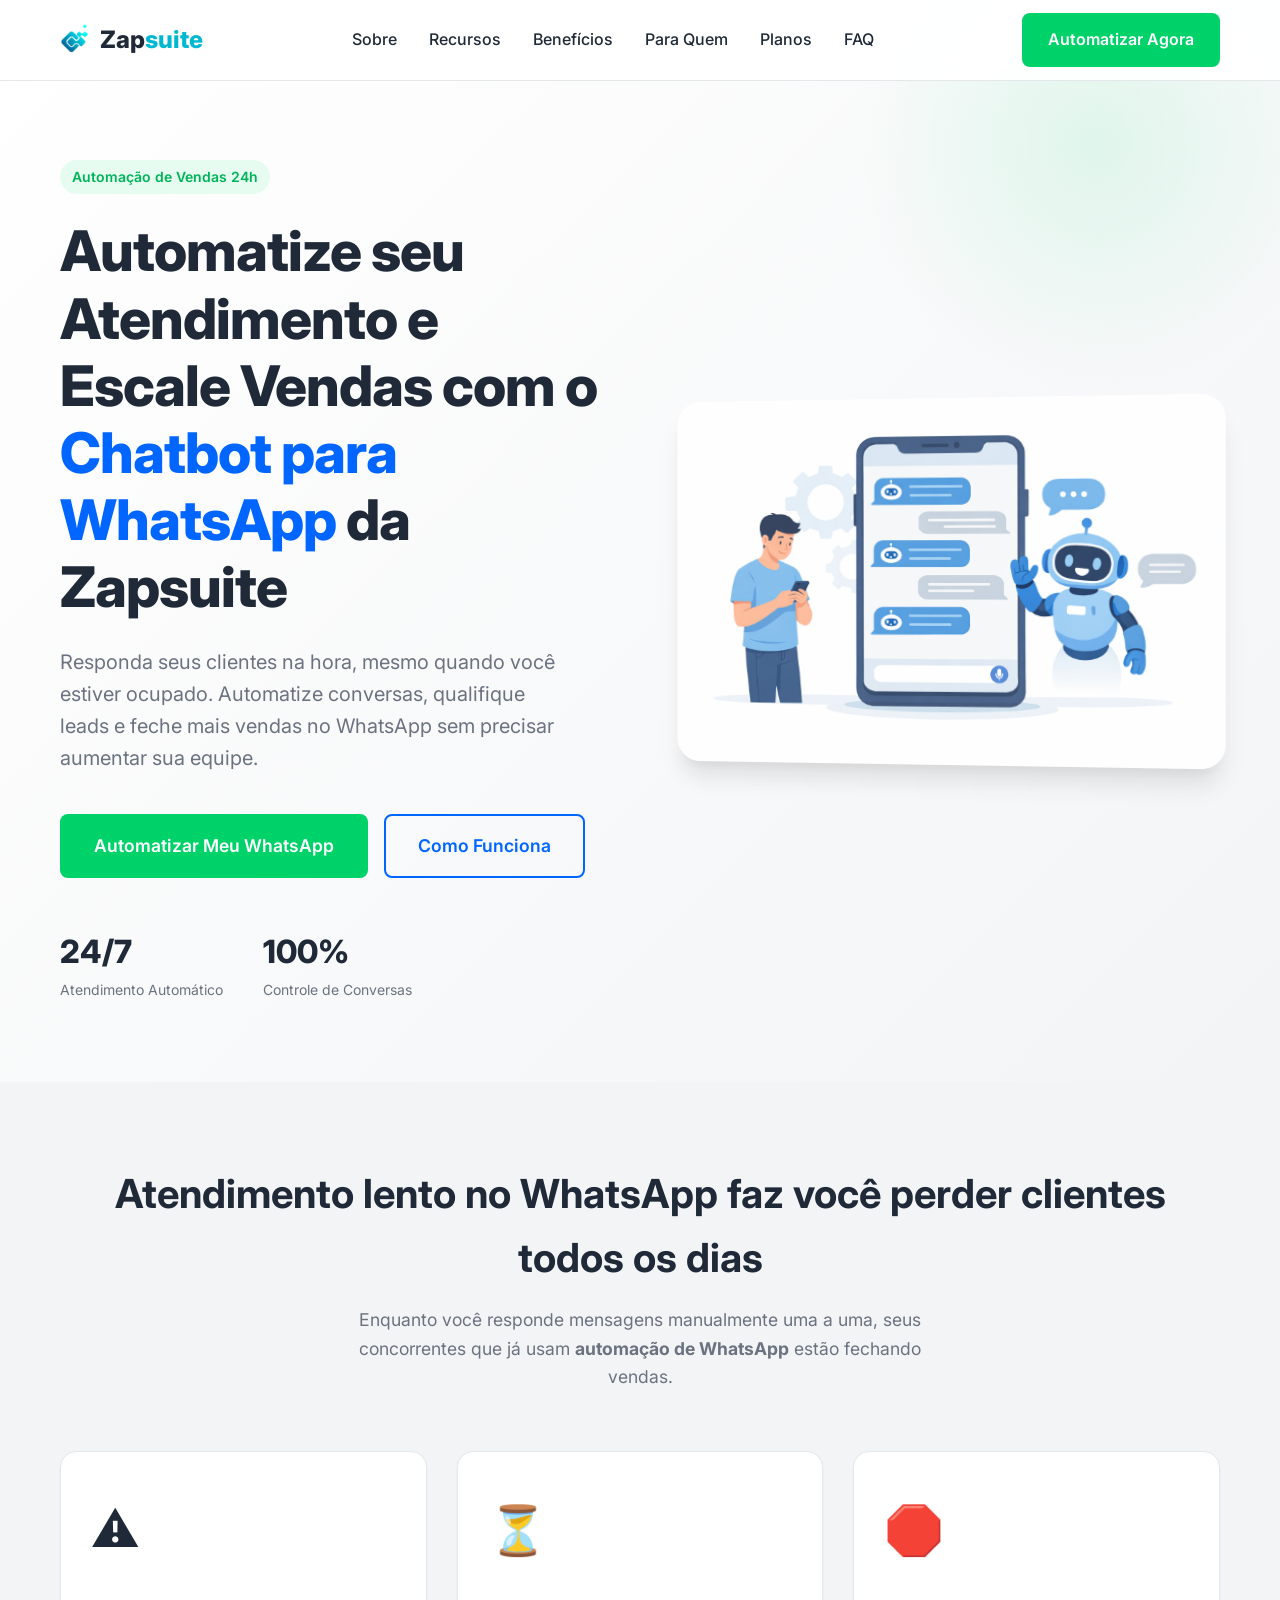
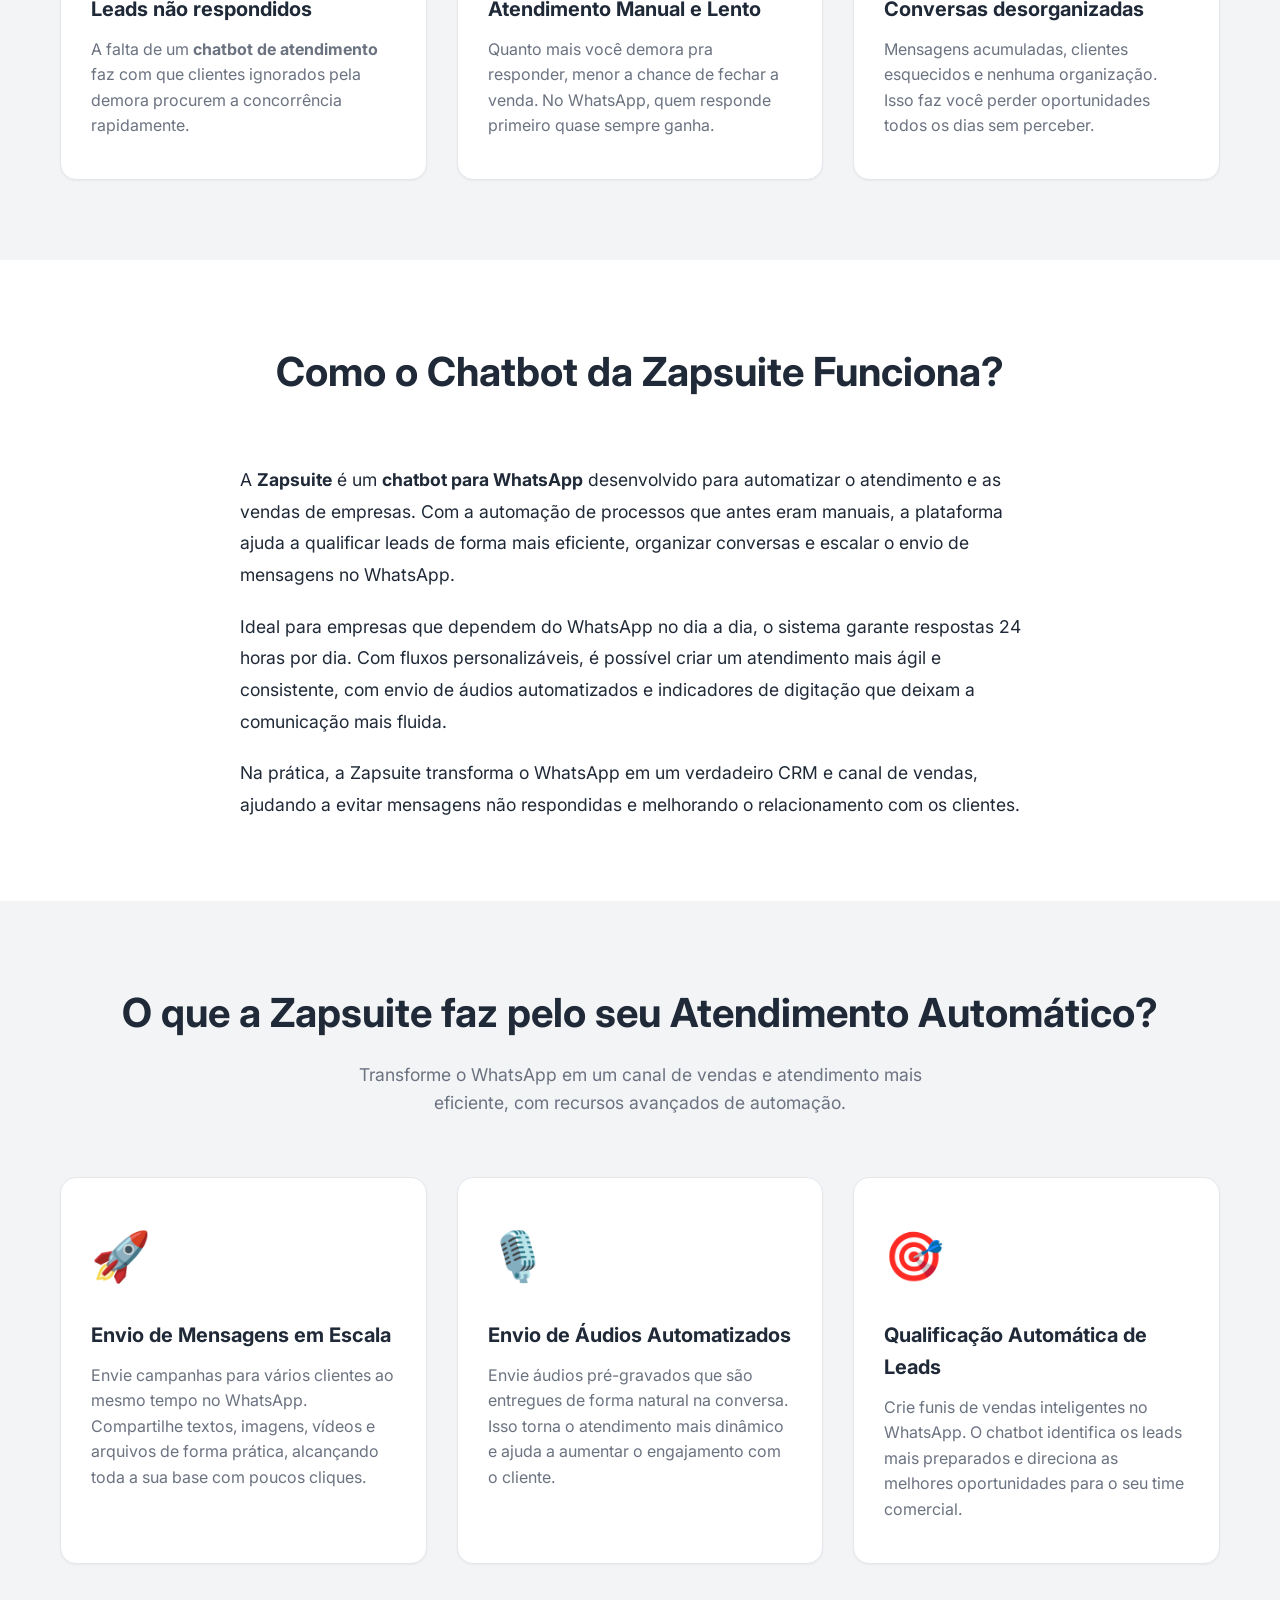
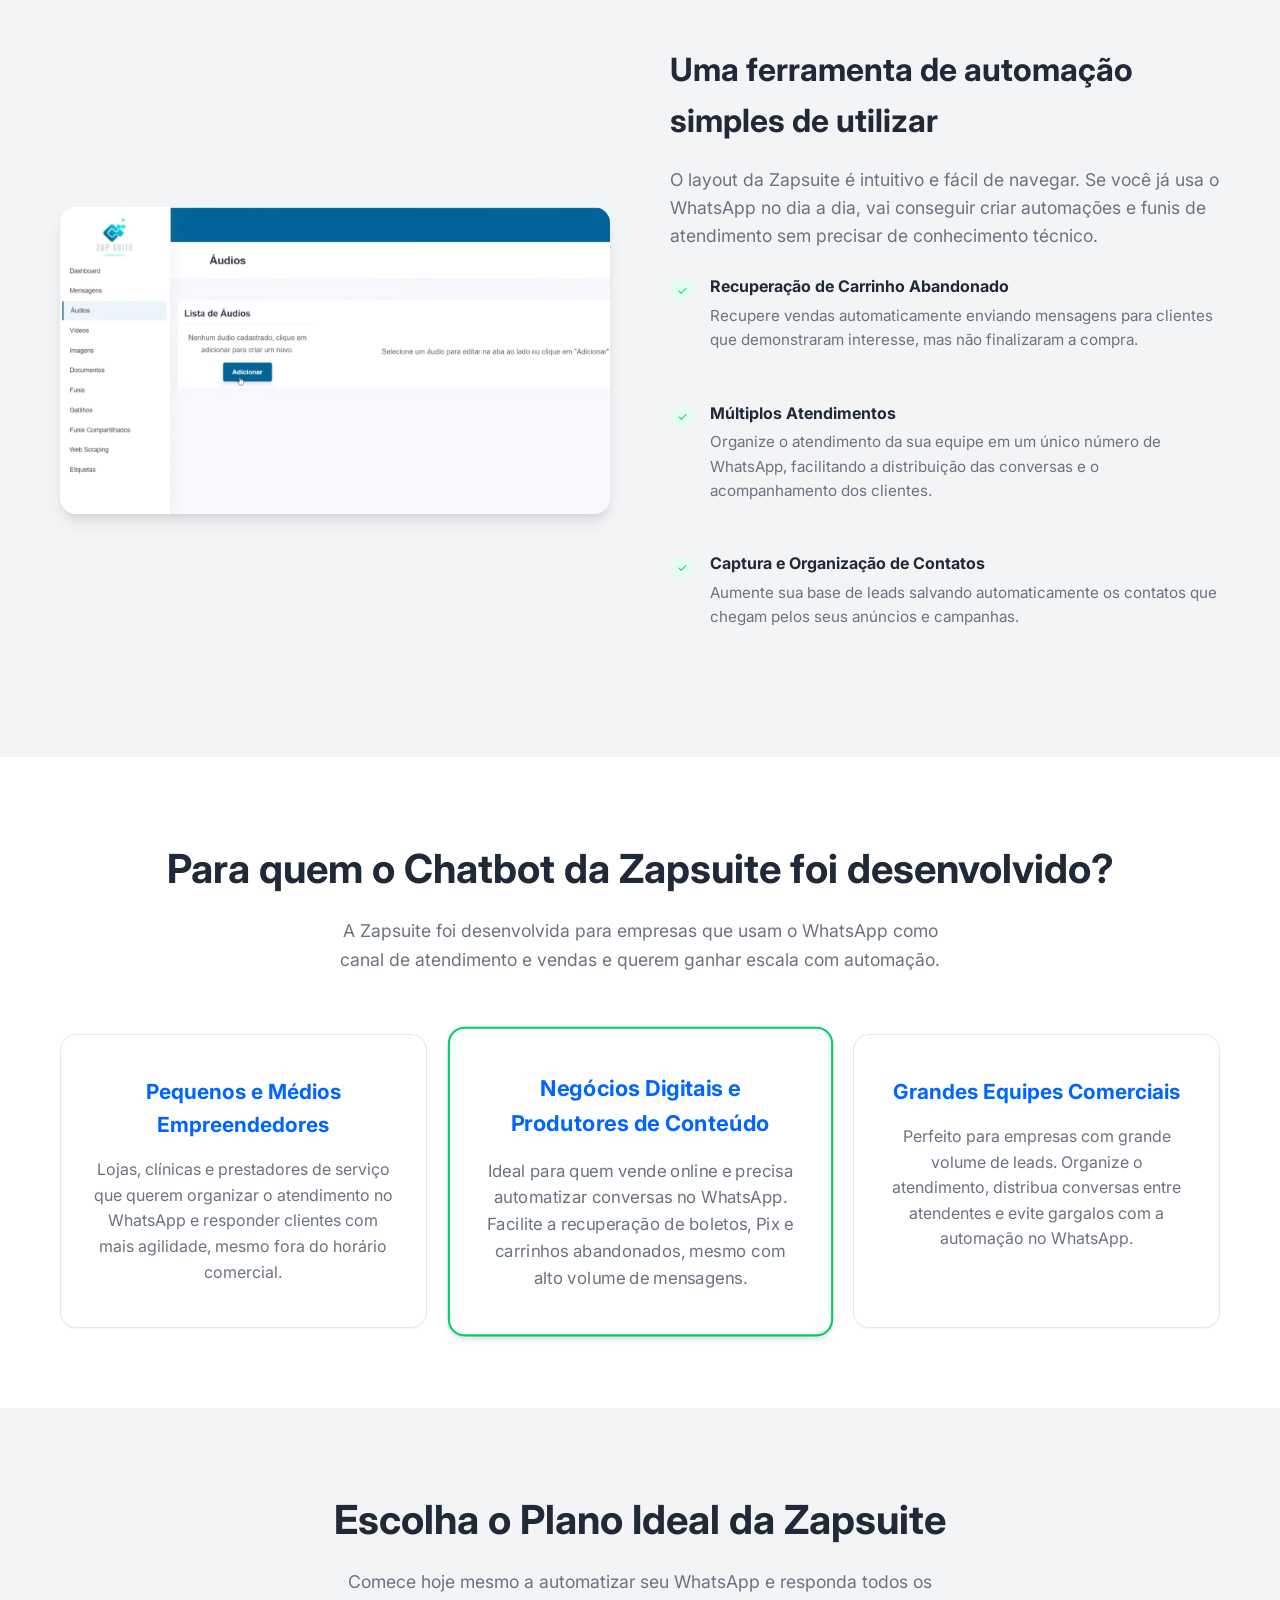
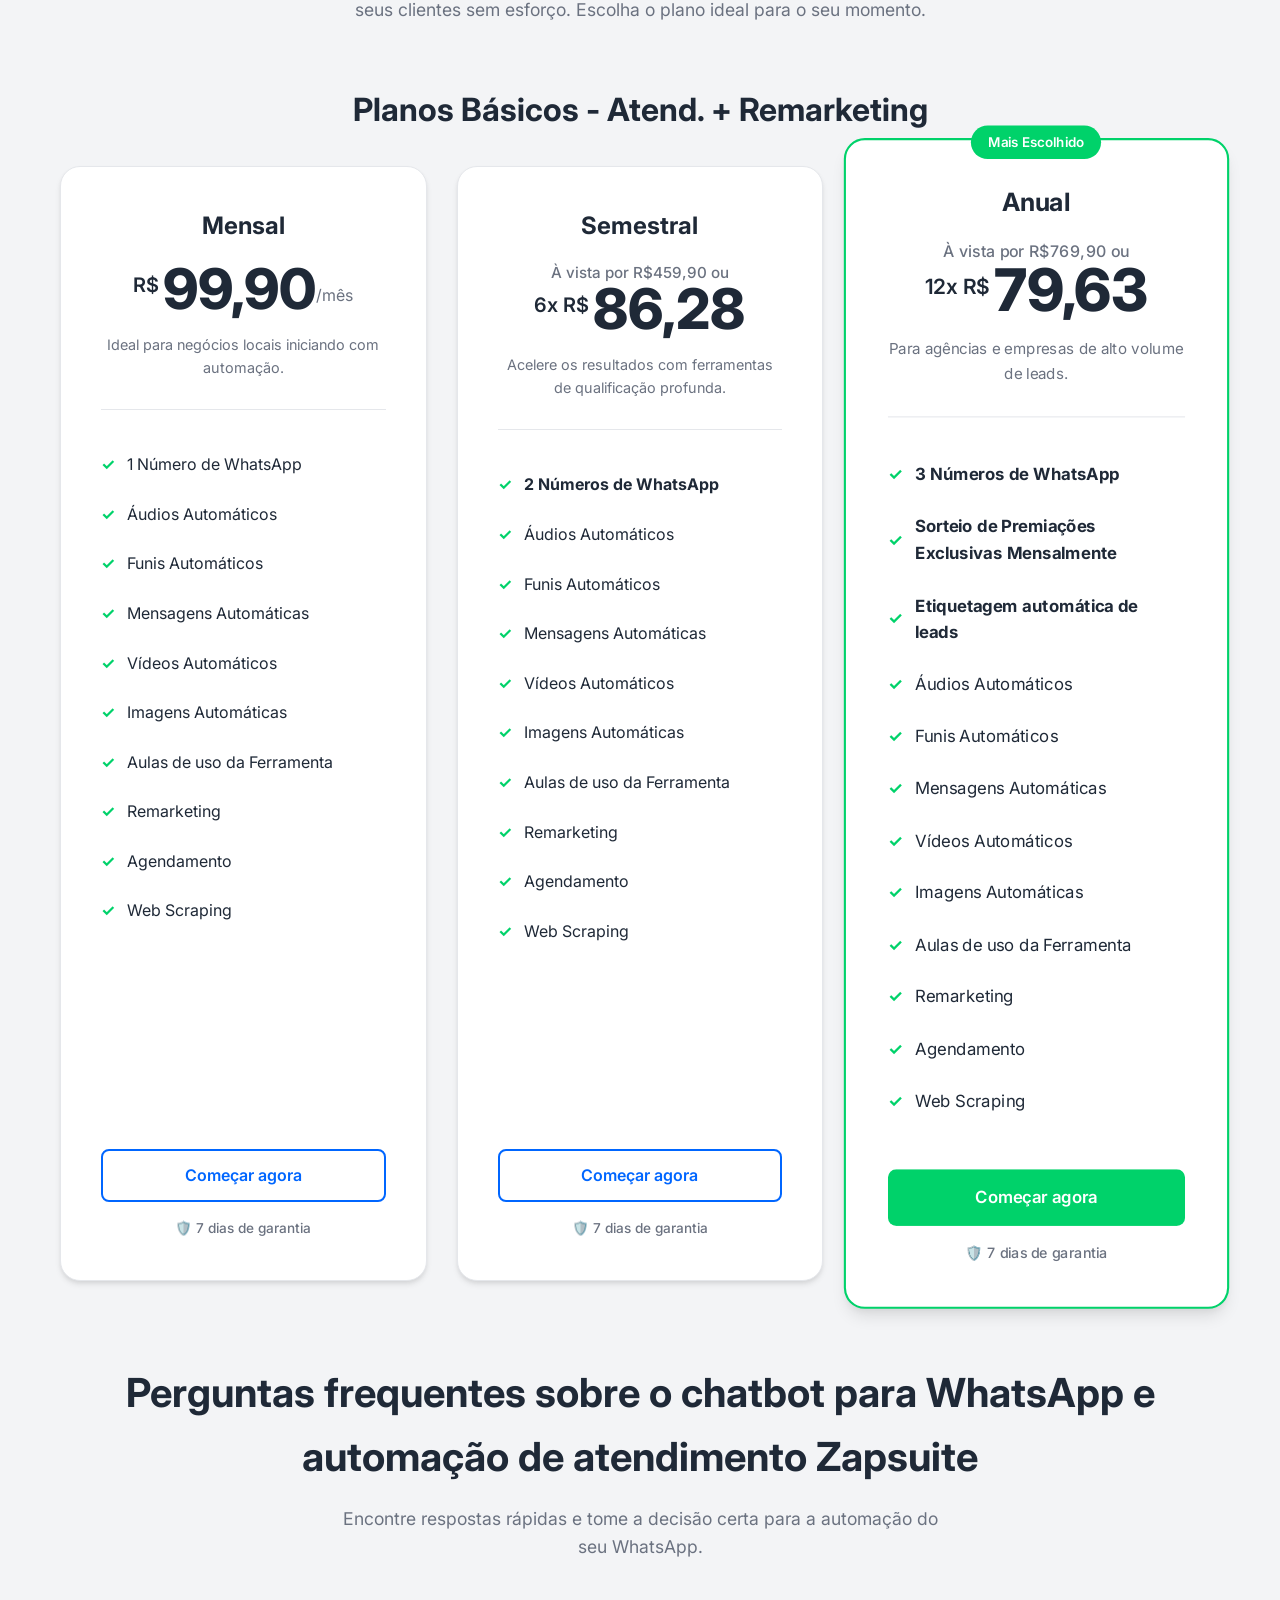
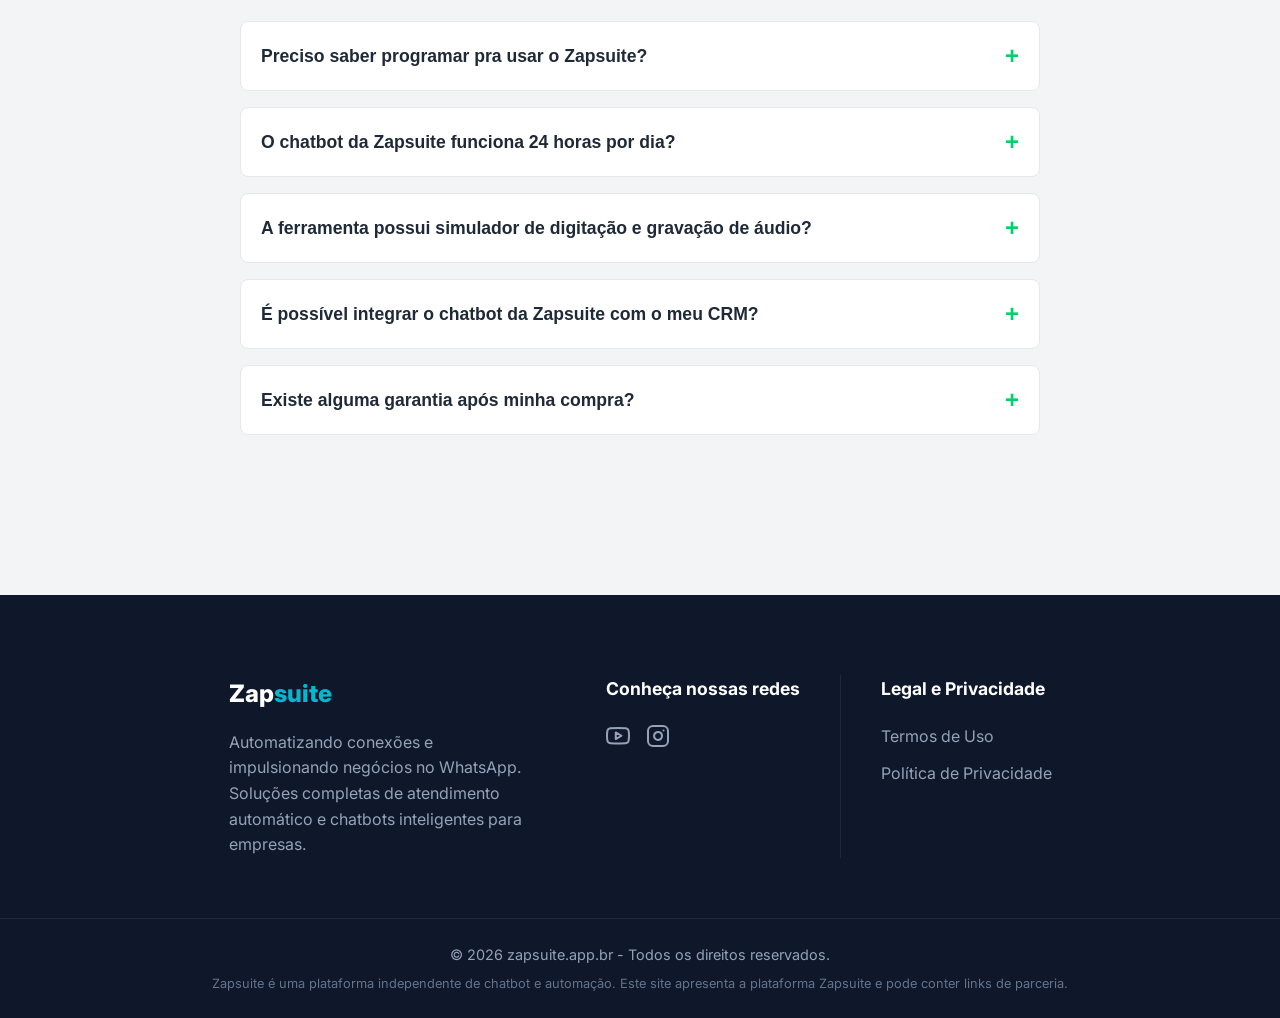
<file: index.html>
<!DOCTYPE html>
<html lang="pt-BR">

<head>
    <meta charset="UTF-8">
    <meta name="viewport" content="width=device-width, initial-scale=1.0">
    <title>Zapsuite | Chatbot 24h para WhatsApp e Automação de Vendas</title>

    <meta name="description"
        content="A Zapsuite é um chatbot para WhatsApp focado em automação de vendas e atendimento. Qualifique leads 24 horas por dia e escale seus resultados no WhatsApp.">
    <meta name="keywords"
        content="chatbot para whatsapp, automação de whatsapp, atendimento automático, chatbot de vendas, ferramentas de whatsapp, qualificação de leads whatsapp, disparos em massa, bot para whatsapp">
    <meta name="author" content="Zapsuite">
    <meta name="robots" content="index, follow">
    <link rel="canonical" href="https://zapsuite.app.br/">

    <meta property="og:type" content="website">
    <meta property="og:url" content="https://zapsuite.app.br/">
    <meta property="og:title" content="Zapsuite | Chatbot 24h para WhatsApp e Automação de Vendas">
    <meta property="og:description"
        content="Automatize seu atendimento e vendas no WhatsApp. Responda clientes 24h, qualifique leads e escale seu negócio no automático com a Zapsuite.">
    <meta property="og:image" content="https://zapsuite.app.br/images/hero.png">
    <meta property="og:site_name" content="Zapsuite">
    <meta property="og:locale" content="pt_BR">

    <meta name="twitter:card" content="summary_large_image">
    <meta name="twitter:url" content="https://zapsuite.app.br/">
    <meta name="twitter:title" content="Zapsuite - Chatbot Inteligente para WhatsApp">
    <meta name="twitter:description"
        content="Automatize seu atendimento e vendas no WhatsApp. Responda clientes 24h, qualifique leads e escale seu negócio.">
    <meta name="twitter:image" content="https://zapsuite.app.br/images/hero.png">

    <link rel="icon" href="/favicon.ico" sizes="any">
    <link rel="shortcut icon" href="/favicon.ico">
    <link rel="icon" type="image/png" sizes="32x32" href="https://zapsuite.app.br/images/zapsuite-favicon-32x32.png">
    <link rel="icon" type="image/png" sizes="192x192"
        href="https://zapsuite.app.br/images/zapsuite-favicon-192x192.png">
    <link rel="apple-touch-icon" sizes="180x180"
        href="https://zapsuite.app.br/images/zapsuite-apple-touch-icon-180x180.png">
    <meta name="msapplication-TileImage" content="https://zapsuite.app.br/images/zapsuite-mstile-270x270.png">

    <script type="application/ld+json">
{
  "@context": "https://schema.org",
  "@graph": [
    {
      "@type": "SoftwareApplication",
      "name": "Zapsuite",
      "operatingSystem": "Web",
      "applicationCategory": "BusinessApplication",
      "url": "https://zapsuite.app.br",
      "@id": "https://zapsuite.app.br/#automacao",
      "image": "https://zapsuite.app.br/images/hero.png",
      "description": "Chatbot para WhatsApp desenvolvido para automatizar atendimento, vendas, qualificar leads e organizar conversas de forma inteligente.",
      "offers": [
        {
          "@type": "Offer",
          "name": "Plano Mensal",
          "price": 99.90,
          "priceCurrency": "BRL"
        },
        {
          "@type": "Offer",
          "name": "Plano Semestral",
          "price": 459.90,
          "priceCurrency": "BRL"
        },
        {
          "@type": "Offer",
          "name": "Plano Anual",
          "price": 769.90,
          "priceCurrency": "BRL"
        }
      ]
    },
    {
      "@type": "Organization",
      "name": "Zapsuite",
      "url": "https://zapsuite.app.br",
      "@id": "https://zapsuite.app.br/#organization",
      "logo": "https://zapsuite.app.br/images/zapsuite-logo.png",
      "sameAs": [
        "https://www.instagram.com/zapsuite",
        "https://www.youtube.com/@zapsuite"
      ],
      "contactPoint": {
        "@type": "ContactPoint",
        "email": "contato@zapsuite.com.br",
        "contactType": "customer service"
      }
    },
    {
      "@type": "FAQPage",
      "mainEntity": [
        {
          "@type": "Question",
          "name": "Preciso saber programar pra usar o Zapsuite?",
          "acceptedAnswer": {
            "@type": "Answer",
            "text": "Não. A Zapsuite foi criada pensando na facilidade de uso do empreendedor. Se você usa o WhatsApp no dia a dia, será capaz de criar funis complexos com nosso construtor de blocos visuais (drag and drop) sem digitar uma linha de código."
          }
        },
        {
          "@type": "Question",
          "name": "O chatbot da Zapsuite funciona 24 horas por dia?",
          "acceptedAnswer": {
            "@type": "Answer",
            "text": "Sim. O atendimento automático funciona de forma ininterrupta, garantindo que seu cliente receba respostas instantâneas, não importando a hora do dia ou o dia da semana."
          }
        },
        {
          "@type": "Question",
          "name": "A ferramenta possui simulador de digitação e gravação de áudio?",
          "acceptedAnswer": {
            "@type": "Answer",
            "text": "Sim. O sistema exibe status de digitação e gravação de áudio para tornar a conversa mais fluida e natural."
          }
        },
        {
          "@type": "Question",
          "name": "É possível integrar o chatbot da Zapsuite com o meu CRM?",
          "acceptedAnswer": {
            "@type": "Answer",
            "text": "Sim, especialmente no plano Anual, oferecemos conexões via webhook e API para integrar leads do WhatsApp com ferramentas de marketing, CRM ou sistemas de pagamento."
          }
        },
        {
          "@type": "Question",
          "name": "Existe alguma garantia após minha compra?",
          "acceptedAnswer": {
            "@type": "Answer",
            "text": "Sim. Você possui 7 dias para testar a ferramenta e, caso não goste por qualquer motivo, pode solicitar 100% do seu dinheiro de volta."
          }
        }
      ]
    }
  ]
}
</script>

    <link rel="preconnect" href="https://fonts.googleapis.com">
    <link rel="preconnect" href="https://fonts.gstatic.com" crossorigin>
    <link href="https://fonts.googleapis.com/css2?family=Inter:wght@400;500;600;700;800&display=swap" rel="stylesheet">
    <link rel="stylesheet" href="style.css">
</head>

<body>
    <header class="navbar">
        <div class="container nav-container">
            <a href="https://zapsuite.app.br/" class="logo" aria-label="Zapsuite Início">
                <img src="images/zapsuite-logo.png" alt="Zapsuite Logo" loading="lazy" class="logo-img">
                <span class="logo-text">Zap<span class="highlight">suite</span></span>
            </a>
            <nav class="nav-menu" aria-label="Menu Principal">
                <ul>
                    <li><a href="#about" title="Sobre o Chatbot Zapsuite">Sobre</a></li>
                    <li><a href="#features" title="Recursos de Automação">Recursos</a></li>
                    <li><a href="#benefits" title="Benefícios da Automação de WhatsApp">Benefícios</a></li>
                    <li><a href="#audience" title="Para quem é a Zapsuite?">Para Quem</a></li>
                    <li><a href="#pricing" title="Planos da Zapsuite">Planos</a></li>
                    <li><a href="#faq" title="Dúvidas Frequentes sobre a Zapsuite">FAQ</a></li>
                </ul>
            </nav>
            <a href="#pricing" class="btn btn-primary nav-btn" title="Automatize seu WhatsApp Agora">Automatizar
                Agora</a>
            <button class="mobile-toggle" aria-label="Abrir Menu Mobile">
                <span></span>
                <span></span>
                <span></span>
            </button>
        </div>
    </header>

    <main>
        <section class="hero" aria-labelledby="hero-title">
            <div class="container hero-container">
                <div class="hero-content">
                    <div class="badge">Automação de Vendas 24h</div>
                    <h1 id="hero-title" class="hero-title">Automatize seu Atendimento e Escale Vendas com o <span
                            class="highlight-blue">Chatbot para WhatsApp</span> da Zapsuite</h1>
                    <p class="hero-subtitle">Responda seus clientes na hora, mesmo quando você estiver ocupado.
                        Automatize conversas, qualifique leads e feche mais vendas no WhatsApp sem precisar aumentar sua
                        equipe.</p>
                    <div class="hero-actions">
                        <a href="#pricing" class="btn btn-primary btn-lg" title="Ver planos do Chatbot">Automatizar Meu
                            WhatsApp</a>
                        <a href="#benefits" class="btn btn-outline btn-lg" title="Saiba como funciona">Como Funciona</a>
                    </div>
                    <div class="stats">
                        <div class="stat-item">
                            <strong>24/7</strong>
                            <span>Atendimento Automático</span>
                        </div>
                        <div class="stat-item">
                            <strong>100%</strong>
                            <span>Controle de Conversas</span>
                        </div>
                    </div>
                </div>
                <div class="hero-image">
                    <img src="images/hero.png" alt="Chatbot para WhatsApp automatizando atendimento e vendas no celular"
                        loading="eager">
                    <div class="glow"></div>
                </div>
            </div>
        </section>

        <section id="about" class="pain-points section-padding bg-light">
            <div class="container">
                <header class="section-header text-center">
                    <h2>Atendimento lento no WhatsApp faz você perder clientes todos os dias</h2>
                    <p>Enquanto você responde mensagens manualmente uma a uma, seus concorrentes que já usam
                        <strong>automação de WhatsApp</strong> estão fechando vendas.
                    </p>
                </header>
                <div class="pain-grid">
                    <article class="pain-card">
                        <div class="pain-icon" aria-hidden="true">⚠️</div>
                        <h3>Leads não respondidos</h3>
                        <p>A falta de um <strong>chatbot de atendimento</strong> faz com que clientes ignorados pela
                            demora procurem a concorrência rapidamente.</p>
                    </article>
                    <article class="pain-card">
                        <div class="pain-icon" aria-hidden="true">⏳</div>
                        <h3>Atendimento Manual e Lento</h3>
                        <p>Quanto mais você demora pra responder, menor a chance de fechar a venda. No WhatsApp, quem
                            responde primeiro quase sempre ganha.</p>
                    </article>
                    <article class="pain-card">
                        <div class="pain-icon" aria-hidden="true">🛑</div>
                        <h3>Conversas desorganizadas</h3>
                        <p>Mensagens acumuladas, clientes esquecidos e nenhuma organização. Isso faz você perder
                            oportunidades todos os dias sem perceber.</p>
                    </article>
                </div>
            </div>
        </section>

        <section id="benefits" class="section-padding">
            <div class="container">
                <header class="section-header text-center">
                    <h2>Como o Chatbot da Zapsuite Funciona?</h2>
                </header>
                <div class="content-text"
                    style="max-width: 800px; margin: 0 auto; color: var(--text-color); font-size: 1.1rem; line-height: 1.8;">
                    <p style="margin-bottom: 20px;">A <strong>Zapsuite</strong> é um <strong>chatbot para
                            WhatsApp</strong> desenvolvido para automatizar o atendimento e as vendas de empresas. Com a
                        automação de processos que antes eram manuais, a plataforma ajuda a qualificar leads de forma
                        mais eficiente, organizar conversas e escalar o envio de mensagens no WhatsApp.</p>
                    <p style="margin-bottom: 20px;">Ideal para empresas que dependem do WhatsApp no dia a dia, o sistema
                        garante respostas 24 horas por dia. Com fluxos personalizáveis, é possível criar um atendimento
                        mais ágil e consistente, com envio de áudios automatizados e indicadores de digitação que deixam
                        a comunicação mais fluida.</p>
                    <p>Na prática, a Zapsuite transforma o WhatsApp em um verdadeiro CRM e canal de vendas, ajudando a
                        evitar mensagens não respondidas e melhorando o relacionamento com os clientes.</p>
                </div>
            </div>
        </section>

        <section id="features" class="features section-padding bg-light">
            <div class="container">
                <header class="section-header text-center">
                    <h2>O que a Zapsuite faz pelo seu Atendimento Automático?</h2>
                    <p>Transforme o WhatsApp em um canal de vendas e atendimento mais eficiente, com recursos avançados
                        de automação.</p>
                </header>

                <div class="features-grid">
                    <article class="feature-card">
                        <div class="feature-icon" aria-hidden="true">🚀</div>
                        <h3>Envio de Mensagens em Escala</h3>
                        <p>Envie campanhas para vários clientes ao mesmo tempo no WhatsApp. Compartilhe textos, imagens,
                            vídeos e arquivos de forma prática, alcançando toda a sua base com poucos cliques.</p>
                    </article>
                    <article class="feature-card">
                        <div class="feature-icon" aria-hidden="true">🎙️</div>
                        <h3>Envio de Áudios Automatizados</h3>
                        <p>Envie áudios pré-gravados que são entregues de forma natural na conversa. Isso torna o
                            atendimento mais dinâmico e ajuda a aumentar o engajamento com o cliente.</p>
                    </article>
                    <article class="feature-card">
                        <div class="feature-icon" aria-hidden="true">🎯</div>
                        <h3>Qualificação Automática de Leads</h3>
                        <p>Crie funis de vendas inteligentes no WhatsApp. O chatbot identifica os leads mais preparados
                            e direciona as melhores oportunidades para o seu time comercial.</p>
                    </article>
                </div>

                <div class="feature-showcase">
                    <div class="showcase-image">
                        <img src="images/dashboard.png" alt="Dashboard da Zapsuite mostrando dados de vendas"
                            loading="lazy">
                        <div class="glow-blue"></div>
                    </div>
                    <div class="showcase-content">
                        <h2>Uma ferramenta de automação simples de utilizar</h2>
                        <p>O layout da Zapsuite é intuitivo e fácil de navegar. Se você já usa o WhatsApp no dia a dia,
                            vai conseguir criar automações e funis de atendimento sem precisar de conhecimento técnico.
                        </p>
                        <ul class="feature-list mt-4">
                            <li>
                                <span class="check-icon" aria-hidden="true">✓</span>
                                <div>
                                    <strong>Recuperação de Carrinho Abandonado</strong>
                                    <p>Recupere vendas automaticamente enviando mensagens para clientes que demonstraram
                                        interesse, mas não finalizaram a compra.</p>
                                </div>
                            </li>
                            <li>
                                <span class="check-icon" aria-hidden="true">✓</span>
                                <div>
                                    <strong>Múltiplos Atendimentos</strong>
                                    <p>Organize o atendimento da sua equipe em um único número de WhatsApp, facilitando
                                        a distribuição das conversas e o acompanhamento dos clientes.</p>
                                </div>
                            </li>
                            <li>
                                <span class="check-icon" aria-hidden="true">✓</span>
                                <div>
                                    <strong>Captura e Organização de Contatos</strong>
                                    <p>Aumente sua base de leads salvando automaticamente os contatos que chegam pelos
                                        seus anúncios e campanhas.</p>
                                </div>
                            </li>
                        </ul>
                    </div>
                </div>
            </div>
        </section>

        <section id="audience" class="audience section-padding">
            <div class="container">
                <header class="section-header text-center">
                    <h2>Para quem o Chatbot da Zapsuite foi desenvolvido?</h2>
                    <p>A Zapsuite foi desenvolvida para empresas que usam o WhatsApp como canal de atendimento e vendas
                        e querem ganhar escala com automação.</p>
                </header>
                <div class="audience-grid">
                    <article class="audience-card">
                        <h3>Pequenos e Médios Empreendedores</h3>
                        <p>Lojas, clínicas e prestadores de serviço que querem organizar o atendimento no WhatsApp e
                            responder clientes com mais agilidade, mesmo fora do horário comercial.</p>
                    </article>
                    <article class="audience-card highlight-card">
                        <h3>Negócios Digitais e Produtores de Conteúdo</h3>
                        <p>Ideal para quem vende online e precisa automatizar conversas no WhatsApp. Facilite a
                            recuperação de boletos, Pix e carrinhos abandonados, mesmo com alto volume de mensagens.</p>
                    </article>
                    <article class="audience-card">
                        <h3>Grandes Equipes Comerciais</h3>
                        <p>Perfeito para empresas com grande volume de leads. Organize o atendimento, distribua
                            conversas entre atendentes e evite gargalos com a automação no WhatsApp.</p>
                    </article>
                </div>
            </div>
        </section>

        <section id="pricing" class="pricing section-padding bg-light">
            <div class="container">
                <header class="section-header text-center">
                    <h2>Escolha o Plano Ideal da Zapsuite</h2>
                    <p>Comece hoje mesmo a automatizar seu WhatsApp e responda todos os seus clientes sem esforço.
                        Escolha o plano ideal para o seu momento.</p>
                </header>

                <h3 class="section-title text-center mt-4 mb-4" style="font-size: 2rem; margin-bottom: 30px;">Planos Básicos - Atend. + Remarketing</h3>
                <div class="pricing-grid">
                    <article class="pricing-card">
                        <header class="plan-header">
                            <h3 class="plan-name">Mensal</h3>
                            <div class="plan-price">
                                <span class="currency">R$</span>
                                <span class="amount">99,90</span>
                                <span class="period">/mês</span>
                            </div>
                            <p class="plan-desc">Ideal para negócios locais iniciando com automação.</p>
                        </header>
                        <ul class="plan-features">
                            <li>1 Número de WhatsApp</li>
                            <li>Áudios Automáticos</li>
                            <li>Funis Automáticos</li>
                            <li>Mensagens Automáticas</li>
                            <li>Vídeos Automáticos</li>
                            <li>Imagens Automáticas</li>
                            <li>Aulas de uso da Ferramenta</li>
                            <li>Remarketing</li>
                            <li>Agendamento</li>
                            <li>Web Scraping</li>
                        </ul>
                        <a href="https://pay.kiwify.com.br/fV0iAdK?afid=9sRU19Lx" rel="nofollow noopener"
                            class="btn btn-outline btn-block" title="Assinar o Plano Mensal">Começar agora</a>
                        <p class="plan-guarantee">🛡️ 7 dias de garantia</p>
                    </article>

                    <article class="pricing-card">
                        <header class="plan-header">
                            <h3 class="plan-name">Semestral</h3>
                            <div class="plan-price-cash">À vista por R$459,90 ou</div>
                            <div class="plan-price">
                                <span class="currency">6x R$</span>
                                <span class="amount">86,28</span>
                            </div>
                            <p class="plan-desc">Acelere os resultados com ferramentas de qualificação profunda.</p>
                        </header>
                        <ul class="plan-features">
                            <li><strong>2 Números de WhatsApp</strong></li>
                            <li>Áudios Automáticos</li>
                            <li>Funis Automáticos</li>
                            <li>Mensagens Automáticas</li>
                            <li>Vídeos Automáticos</li>
                            <li>Imagens Automáticas</li>
                            <li>Aulas de uso da Ferramenta</li>
                            <li>Remarketing</li>
                            <li>Agendamento</li>
                            <li>Web Scraping</li>
                        </ul>
                        <a href="https://pay.kiwify.com.br/9cfIjAB?afid=9sRU19Lx" rel="nofollow noopener"
                            class="btn btn-outline btn-block" title="Assinar o Plano Semestral">Começar agora</a>
                        <p class="plan-guarantee">🛡️ 7 dias de garantia</p>
                    </article>

                    <article class="pricing-card popular">
                        <div class="popular-badge">Mais Escolhido</div>
                        <header class="plan-header">
                            <h3 class="plan-name">Anual</h3>
                            <div class="plan-price-cash">À vista por R$769,90 ou</div>
                            <div class="plan-price">
                                <span class="currency">12x R$</span>
                                <span class="amount">79,63</span>
                            </div>
                            <p class="plan-desc">Para agências e empresas de alto volume de leads.</p>
                        </header>
                        <ul class="plan-features">
                            <li><strong>3 Números de WhatsApp</strong></li>
                            <li><strong>Sorteio de Premiações Exclusivas Mensalmente</strong></li>
                            <li><strong>Etiquetagem automática de leads</strong></li>
                            <li>Áudios Automáticos</li>
                            <li>Funis Automáticos</li>
                            <li>Mensagens Automáticas</li>
                            <li>Vídeos Automáticos</li>
                            <li>Imagens Automáticas</li>
                            <li>Aulas de uso da Ferramenta</li>
                            <li>Remarketing</li>
                            <li>Agendamento</li>
                            <li>Web Scraping</li>
                        </ul>
                        <a href="https://pay.kiwify.com.br/ILsc3TI?afid=9sRU19Lx" rel="nofollow noopener"
                            class="btn btn-primary btn-block" title="Assinar o Plano Anual">Começar agora</a>
                        <p class="plan-guarantee">🛡️ 7 dias de garantia</p>
                    </article>
                </div>

        <section id="faq" class="faq section-padding">
            <div class="container">
                <header class="section-header text-center">
                    <h2>Perguntas frequentes sobre o chatbot para WhatsApp e automação de atendimento Zapsuite</h2>
                    <p>Encontre respostas rápidas e tome a decisão certa para a automação do seu WhatsApp.</p>
                </header>
                <div class="faq-list">
                    <article class="faq-item">
                        <button class="faq-question" aria-expanded="false">
                            Preciso saber programar pra usar o Zapsuite?
                            <span class="faq-icon" aria-hidden="true">+</span>
                        </button>
                        <div class="faq-answer">
                            <p>Não. A Zapsuite foi criada pensando na facilidade de uso do empreendedor. Se você usa o
                                WhatsApp no dia a dia, será capaz de criar funis complexos com nosso construtor de
                                blocos visuais (drag and drop) sem digitar uma linha de código.</p>
                        </div>
                    </article>
                    <article class="faq-item">
                        <button class="faq-question" aria-expanded="false">
                            O chatbot da Zapsuite funciona 24 horas por dia?
                            <span class="faq-icon" aria-hidden="true">+</span>
                        </button>
                        <div class="faq-answer">
                            <p>Sim. O atendimento automático funciona de forma ininterrupta, garantindo que seu cliente
                                receba respostas instantâneas, não importando a hora do dia ou o dia da semana.</p>
                        </div>
                    </article>
                    <article class="faq-item">
                        <button class="faq-question" aria-expanded="false">
                            A ferramenta possui simulador de digitação e gravação de áudio?
                            <span class="faq-icon" aria-hidden="true">+</span>
                        </button>
                        <div class="faq-answer">
                            <p>Sim. O sistema exibe status de digitação e gravação de áudio para tornar a conversa mais
                                fluida e natural.</p>
                        </div>
                    </article>
                    <article class="faq-item">
                        <button class="faq-question" aria-expanded="false">
                            É possível integrar o chatbot da Zapsuite com o meu CRM?
                            <span class="faq-icon" aria-hidden="true">+</span>
                        </button>
                        <div class="faq-answer">
                            <p>Sim, especialmente no plano Anual, oferecemos conexões via webhook e API para integrar 
                            leads do WhatsApp com ferramentas de marketing, CRM ou sistemas de pagamento.</p>
                        </div>
                    </article>
                    <article class="faq-item">
                        <button class="faq-question" aria-expanded="false">
                            Existe alguma garantia após minha compra?
                            <span class="faq-icon" aria-hidden="true">+</span>
                        </button>
                        <div class="faq-answer">
                            <p>Sim. Você possui 7 dias para testar a ferramenta e, caso não goste por qualquer motivo,
                                pode solicitar 100% do seu dinheiro de volta.</p>
                        </div>
                    </article>
                </div>
            </div>
        </section>
    </main>

    <footer class="footer">
        <div class="container footer-container">
            <div class="footer-brand">
                <a href="https://zapsuite.app.br/" class="logo" aria-label="Zapsuite Footer Logo">
                    <span class="logo-text">Zap<span class="highlight">suite</span></span>
                </a>
                <p>Automatizando conexões e impulsionando negócios no WhatsApp. Soluções completas de atendimento
                    automático e chatbots inteligentes para empresas.</p>
            </div>
            <nav class="footer-links" aria-label="Navegação do Rodapé">
                <div class="link-group">
                    <h4>Conheça nossas redes</h4>
                    <div class="social-icons">
                        <a href="https://www.youtube.com/@zapsuite" target="_blank" rel="noopener noreferrer"
                            aria-label="YouTube">
                            <svg xmlns="http://www.w3.org/2000/svg" width="24" height="24" viewBox="0 0 24 24"
                                fill="none" stroke="currentColor" stroke-width="2" stroke-linecap="round"
                                stroke-linejoin="round" class="feather feather-youtube">
                                <path
                                    d="M22.54 6.42a2.78 2.78 0 0 0-1.94-2C18.88 4 12 4 12 4s-6.88 0-8.6.46a2.78 2.78 0 0 0-1.94 2A29 29 0 0 0 1 11.75a29 29 0 0 0 .46 5.33A2.78 2.78 0 0 0 3.4 19c1.72.46 8.6.46 8.6.46s6.88 0 8.6-.46a2.78 2.78 0 0 0 1.94-2 29 29 0 0 0 .46-5.25 29 29 0 0 0-.46-5.33z">
                                </path>
                                <polygon points="9.75 15.02 15.5 11.75 9.75 8.48 9.75 15.02"></polygon>
                            </svg>
                        </a>
                        <a href="https://www.instagram.com/zapsuite" target="_blank" rel="noopener noreferrer"
                            aria-label="Instagram">
                            <svg xmlns="http://www.w3.org/2000/svg" width="24" height="24" viewBox="0 0 24 24"
                                fill="none" stroke="currentColor" stroke-width="2" stroke-linecap="round"
                                stroke-linejoin="round" class="feather feather-instagram">
                                <rect x="2" y="2" width="20" height="20" rx="5" ry="5"></rect>
                                <path d="M16 11.37A4 4 0 1 1 12.63 8 4 4 0 0 1 16 11.37z"></path>
                                <line x1="17.5" y1="6.5" x2="17.51" y2="6.5"></line>
                            </svg>
                        </a>
                    </div>
                </div>
                <div class="link-group">
                    <h4>Legal e Privacidade</h4>
                    <ul>
                        <li><a href="termos-de-uso.html">Termos de Uso</a></li>
                        <li><a href="politica-de-privacidade.html">Política de Privacidade</a></li>
                    </ul>
                </div>
            </nav>
        </div>
        <div class="footer-bottom">
            <div class="container">
                <p>&copy; 2026 zapsuite.app.br - Todos os direitos reservados.</p>
                <p class="copyright-notice">Zapsuite é uma plataforma independente de chatbot e automação. Este site
                    apresenta a plataforma Zapsuite e pode conter links de parceria.</p>
            </div>
        </div>
    </footer>

    <script src="script.js"></script>
</body>

</html>
</file>
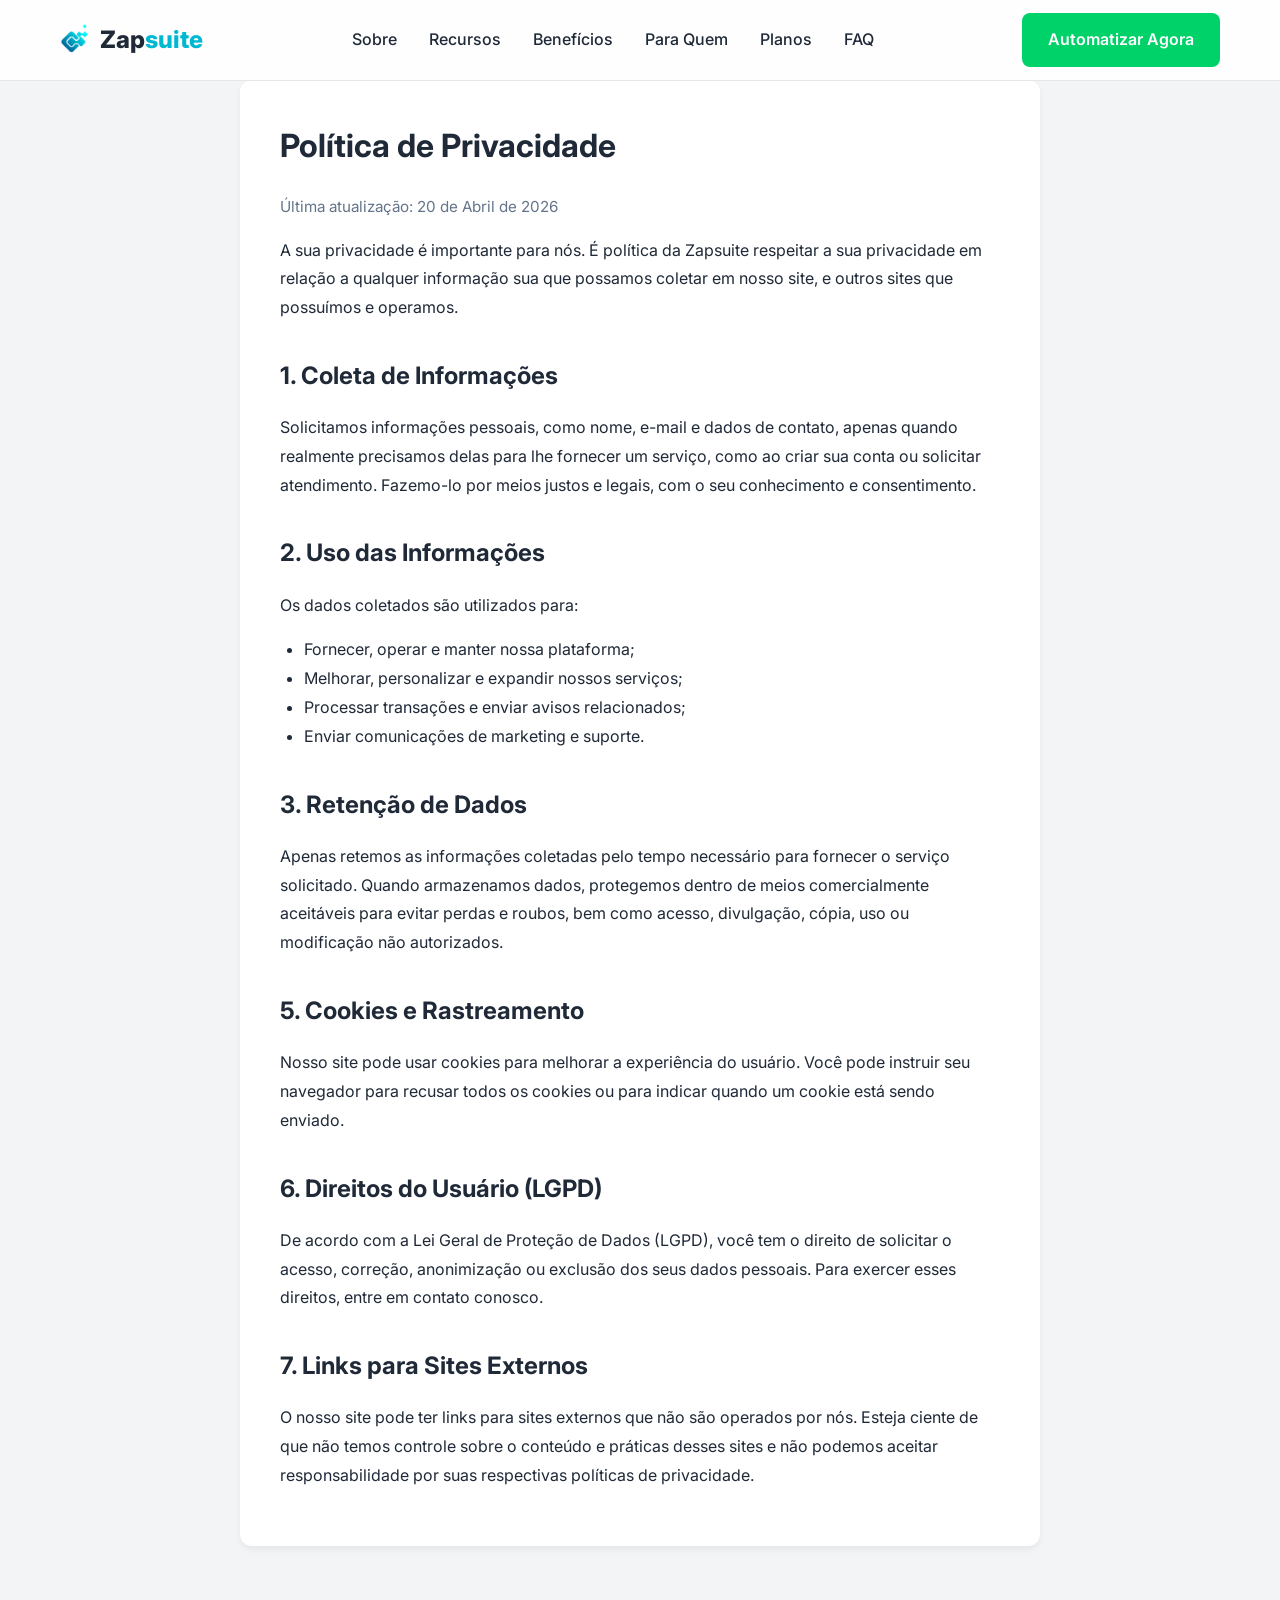
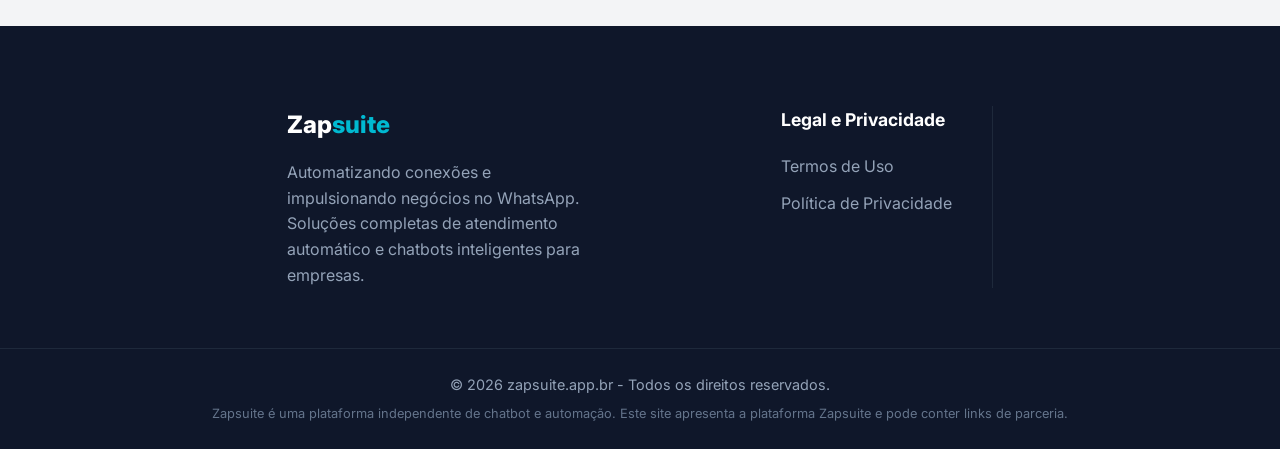
<file: politica-de-privacidade.html>
<!DOCTYPE html>
<html lang="pt-BR">

<head>
    <meta charset="UTF-8">
    <meta name="viewport" content="width=device-width, initial-scale=1.0">
    <title>Política de Privacidade | Zapsuite</title>
    <meta name="description"
        content="Política de Privacidade da Zapsuite. Saiba como coletamos, usamos e protegemos seus dados pessoais de acordo com a LGPD.">
    <meta name="robots" content="index, follow">

    <link rel="icon" href="/favicon.ico" sizes="any">
    <link rel="shortcut icon" href="/favicon.ico">
    <link rel="icon" type="image/png" sizes="32x32" href="https://zapsuite.app.br/images/zapsuite-favicon-32x32.png">
    <link rel="icon" type="image/png" sizes="192x192"
        href="https://zapsuite.app.br/images/zapsuite-favicon-192x192.png">
    <link rel="apple-touch-icon" sizes="180x180"
        href="https://zapsuite.app.br/images/zapsuite-apple-touch-icon-180x180.png">

    <link rel="preconnect" href="https://fonts.googleapis.com">
    <link rel="preconnect" href="https://fonts.gstatic.com" crossorigin>
    <link href="https://fonts.googleapis.com/css2?family=Inter:wght@400;500;600;700;800&display=swap" rel="stylesheet">
    <link rel="stylesheet" href="style.css">
</head>

<body>
    <header class="navbar">
        <div class="container nav-container">
            <a href="index.html" class="logo" aria-label="Zapsuite Início">
                <img src="images/zapsuite-logo.png" alt="Zapsuite Logo" class="logo-img">
                <span class="logo-text">Zap<span class="highlight">suite</span></span>
            </a>
            <nav class="nav-menu" aria-label="Menu Principal">
                <ul>
                    <li><a href="index.html#about" title="Sobre o Chatbot Zapsuite">Sobre</a></li>
                    <li><a href="index.html#features" title="Recursos de Automação">Recursos</a></li>
                    <li><a href="index.html#benefits" title="Benefícios da Automação de WhatsApp">Benefícios</a></li>
                    <li><a href="index.html#audience" title="Para quem é a Zapsuite?">Para Quem</a></li>
                    <li><a href="index.html#pricing" title="Planos da Zapsuite">Planos</a></li>
                    <li><a href="index.html#faq" title="Dúvidas Frequentes sobre a Zapsuite">FAQ</a></li>
                </ul>
            </nav>
            <a href="index.html#pricing" class="btn btn-primary nav-btn"
                title="Automatize seu WhatsApp Agora">Automatizar Agora</a>
            <button class="mobile-toggle" aria-label="Abrir Menu Mobile">
                <span></span>
                <span></span>
                <span></span>
            </button>
        </div>
    </header>

    <main class="section-padding bg-light">
        <div class="container"
            style="max-width: 800px; margin: 0 auto; background: #fff; padding: 40px; border-radius: 12px; box-shadow: 0 4px 6px rgba(0,0,0,0.05);">
            <h1 style="margin-bottom: 24px; color: var(--text-color);">Política de Privacidade</h1>
            <p style="margin-bottom: 16px; color: #64748b; font-size: 0.95rem;">Última atualização: 20 de Abril de 2026
            </p>

            <div style="color: var(--text-color); line-height: 1.8;">
                <p style="margin-bottom: 16px;">A sua privacidade é importante para nós. É política da Zapsuite
                    respeitar a sua privacidade em relação a qualquer informação sua que possamos coletar em nosso site,
                    e outros sites que possuímos e operamos.</p>

                <h2 style="font-size: 1.5rem; margin: 32px 0 16px;">1. Coleta de Informações</h2>
                <p style="margin-bottom: 16px;">Solicitamos informações pessoais, como nome, e-mail e dados de contato,
                    apenas quando realmente precisamos delas para lhe fornecer um serviço, como ao criar sua conta ou
                    solicitar atendimento. Fazemo-lo por meios justos e legais, com o seu conhecimento e consentimento.
                </p>

                <h2 style="font-size: 1.5rem; margin: 32px 0 16px;">2. Uso das Informações</h2>
                <p style="margin-bottom: 16px;">Os dados coletados são utilizados para:</p>
                <ul style="list-style-type: disc; margin-left: 24px; margin-bottom: 16px;">
                    <li>Fornecer, operar e manter nossa plataforma;</li>
                    <li>Melhorar, personalizar e expandir nossos serviços;</li>
                    <li>Processar transações e enviar avisos relacionados;</li>
                    <li>Enviar comunicações de marketing e suporte.</li>
                </ul>

                <h2 style="font-size: 1.5rem; margin: 32px 0 16px;">3. Retenção de Dados</h2>
                <p style="margin-bottom: 16px;">Apenas retemos as informações coletadas pelo tempo necessário para
                    fornecer o serviço solicitado. Quando armazenamos dados, protegemos dentro de meios comercialmente
                    aceitáveis para evitar perdas e roubos, bem como acesso, divulgação, cópia, uso ou modificação não
                    autorizados.</p>

                <h2 style="font-size: 1.5rem; margin: 32px 0 16px;">5. Cookies e Rastreamento</h2>
                <p style="margin-bottom: 16px;">Nosso site pode usar cookies para melhorar a experiência do usuário.
                    Você pode instruir seu navegador para recusar todos os cookies ou para indicar quando um cookie está
                    sendo enviado.</p>

                <h2 style="font-size: 1.5rem; margin: 32px 0 16px;">6. Direitos do Usuário (LGPD)</h2>
                <p style="margin-bottom: 16px;">De acordo com a Lei Geral de Proteção de Dados (LGPD), você tem o
                    direito de solicitar o acesso, correção, anonimização ou exclusão dos seus dados pessoais. Para
                    exercer esses direitos, entre em contato conosco.</p>

                <h2 style="font-size: 1.5rem; margin: 32px 0 16px;">7. Links para Sites Externos</h2>
                <p style="margin-bottom: 16px;">O nosso site pode ter links para sites externos que não são operados por
                    nós. Esteja ciente de que não temos controle sobre o conteúdo e práticas desses sites e não podemos
                    aceitar responsabilidade por suas respectivas políticas de privacidade.</p>
            </div>
        </div>
    </main>

    <footer class="footer">
        <div class="container footer-container">
            <div class="footer-brand">
                <a href="index.html" class="logo" aria-label="Zapsuite Footer Logo">
                    <span class="logo-text">Zap<span class="highlight">suite</span></span>
                </a>
                <p>Automatizando conexões e impulsionando negócios no WhatsApp. Soluções completas de atendimento
                    automático e chatbots inteligentes para empresas.</p>
            </div>
            <nav class="footer-links" aria-label="Navegação do Rodapé">
                <div class="link-group">
                    <h4>Legal e Privacidade</h4>
                    <ul>
                        <li><a href="termos-de-uso.html">Termos de Uso</a></li>
                        <li><a href="politica-de-privacidade.html">Política de Privacidade</a></li>
                    </ul>
                </div>
            </nav>
        </div>
        <div class="footer-bottom">
            <div class="container">
                <p>&copy; 2026 zapsuite.app.br - Todos os direitos reservados.</p>
                <p class="copyright-notice">Zapsuite é uma plataforma independente de chatbot e automação. Este site
                    apresenta a plataforma Zapsuite e pode conter links de parceria.</p>
            </div>
        </div>
    </footer>

    <script src="script.js"></script>
</body>

</html>
</file>
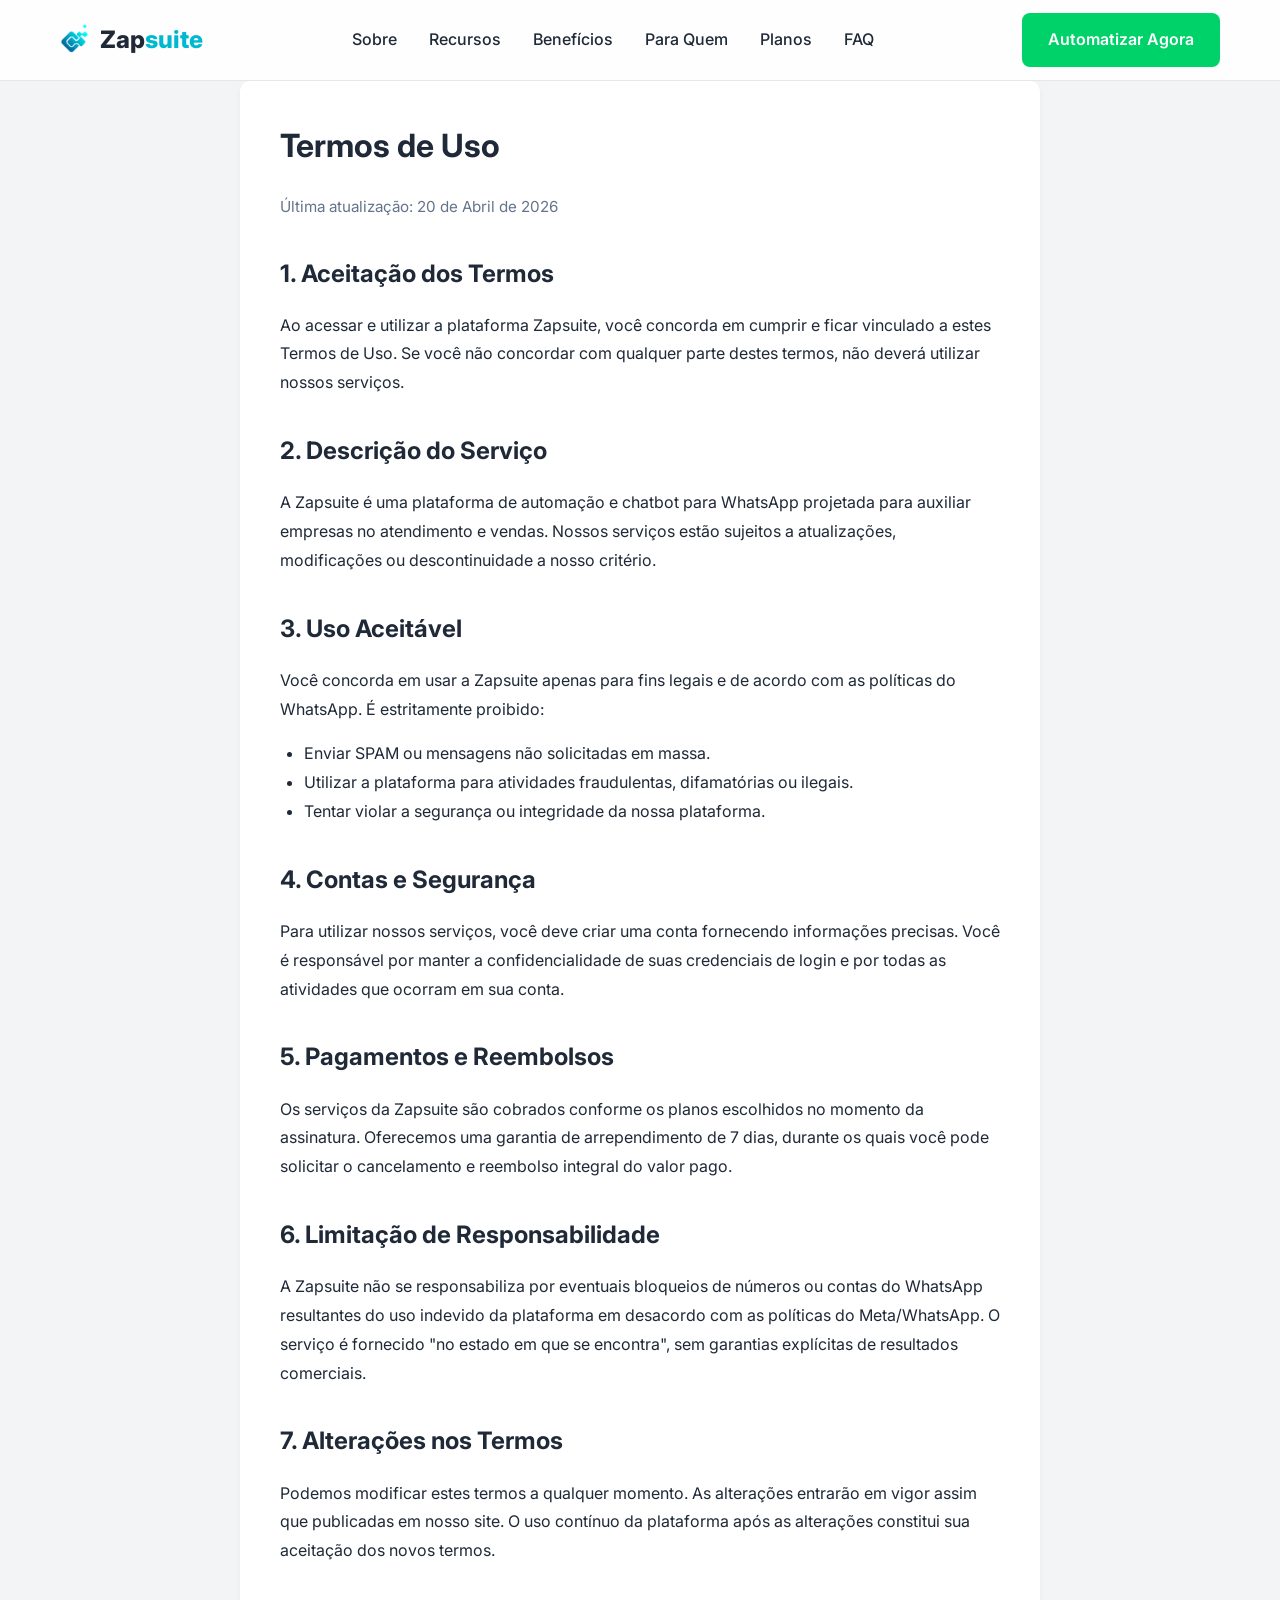
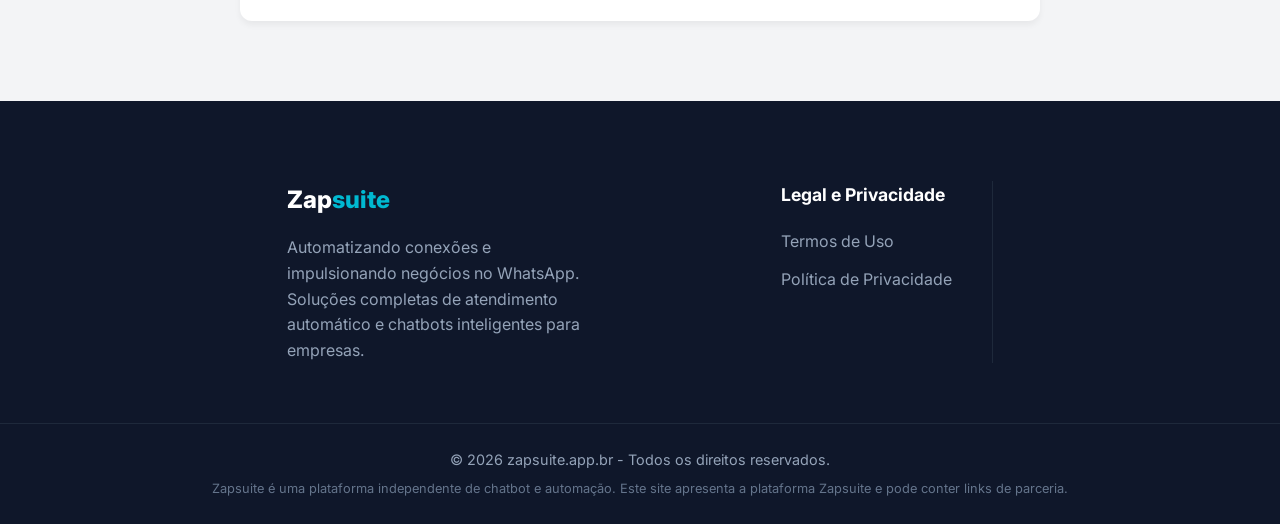
<file: termos-de-uso.html>
<!DOCTYPE html>
<html lang="pt-BR">

<head>
    <meta charset="UTF-8">
    <meta name="viewport" content="width=device-width, initial-scale=1.0">
    <title>Termos de Uso | Zapsuite</title>
    <meta name="description"
        content="Termos de Uso da Zapsuite. Conheça as regras e condições para utilizar nosso chatbot para WhatsApp e plataforma de automação de vendas.">
    <meta name="robots" content="index, follow">

    <link rel="icon" href="/favicon.ico" sizes="any">
    <link rel="shortcut icon" href="/favicon.ico">
    <link rel="icon" type="image/png" sizes="32x32" href="https://zapsuite.app.br/images/zapsuite-favicon-32x32.png">
    <link rel="icon" type="image/png" sizes="192x192"
        href="https://zapsuite.app.br/images/zapsuite-favicon-192x192.png">
    <link rel="apple-touch-icon" sizes="180x180"
        href="https://zapsuite.app.br/images/zapsuite-apple-touch-icon-180x180.png">

    <link rel="preconnect" href="https://fonts.googleapis.com">
    <link rel="preconnect" href="https://fonts.gstatic.com" crossorigin>
    <link href="https://fonts.googleapis.com/css2?family=Inter:wght@400;500;600;700;800&display=swap" rel="stylesheet">
    <link rel="stylesheet" href="style.css">
</head>

<body>
    <header class="navbar">
        <div class="container nav-container">
            <a href="index.html" class="logo" aria-label="Zapsuite Início">
                <img src="images/zapsuite-logo.png" alt="Zapsuite Logo" class="logo-img">
                <span class="logo-text">Zap<span class="highlight">suite</span></span>
            </a>
            <nav class="nav-menu" aria-label="Menu Principal">
                <ul>
                    <li><a href="index.html#about" title="Sobre o Chatbot Zapsuite">Sobre</a></li>
                    <li><a href="index.html#features" title="Recursos de Automação">Recursos</a></li>
                    <li><a href="index.html#benefits" title="Benefícios da Automação de WhatsApp">Benefícios</a></li>
                    <li><a href="index.html#audience" title="Para quem é a Zapsuite?">Para Quem</a></li>
                    <li><a href="index.html#pricing" title="Planos da Zapsuite">Planos</a></li>
                    <li><a href="index.html#faq" title="Dúvidas Frequentes sobre a Zapsuite">FAQ</a></li>
                </ul>
            </nav>
            <a href="index.html#pricing" class="btn btn-primary nav-btn"
                title="Automatize seu WhatsApp Agora">Automatizar Agora</a>
            <button class="mobile-toggle" aria-label="Abrir Menu Mobile">
                <span></span>
                <span></span>
                <span></span>
            </button>
        </div>
    </header>

    <main class="section-padding bg-light">
        <div class="container"
            style="max-width: 800px; margin: 0 auto; background: #fff; padding: 40px; border-radius: 12px; box-shadow: 0 4px 6px rgba(0,0,0,0.05);">
            <h1 style="margin-bottom: 24px; color: var(--text-color);">Termos de Uso</h1>
            <p style="margin-bottom: 16px; color: #64748b; font-size: 0.95rem;">Última atualização: 20 de Abril de 2026
            </p>

            <div style="color: var(--text-color); line-height: 1.8;">
                <h2 style="font-size: 1.5rem; margin: 32px 0 16px;">1. Aceitação dos Termos</h2>
                <p style="margin-bottom: 16px;">Ao acessar e utilizar a plataforma Zapsuite, você concorda em cumprir e
                    ficar vinculado a estes Termos de Uso. Se você não concordar com qualquer parte destes termos, não
                    deverá utilizar nossos serviços.</p>

                <h2 style="font-size: 1.5rem; margin: 32px 0 16px;">2. Descrição do Serviço</h2>
                <p style="margin-bottom: 16px;">A Zapsuite é uma plataforma de automação e chatbot para WhatsApp
                    projetada para auxiliar empresas no atendimento e vendas. Nossos serviços estão sujeitos a
                    atualizações, modificações ou descontinuidade a nosso critério.</p>

                <h2 style="font-size: 1.5rem; margin: 32px 0 16px;">3. Uso Aceitável</h2>
                <p style="margin-bottom: 16px;">Você concorda em usar a Zapsuite apenas para fins legais e de acordo com
                    as políticas do WhatsApp. É estritamente proibido:</p>
                <ul style="list-style-type: disc; margin-left: 24px; margin-bottom: 16px;">
                    <li>Enviar SPAM ou mensagens não solicitadas em massa.</li>
                    <li>Utilizar a plataforma para atividades fraudulentas, difamatórias ou ilegais.</li>
                    <li>Tentar violar a segurança ou integridade da nossa plataforma.</li>
                </ul>

                <h2 style="font-size: 1.5rem; margin: 32px 0 16px;">4. Contas e Segurança</h2>
                <p style="margin-bottom: 16px;">Para utilizar nossos serviços, você deve criar uma conta fornecendo
                    informações precisas. Você é responsável por manter a confidencialidade de suas credenciais de login
                    e por todas as atividades que ocorram em sua conta.</p>

                <h2 style="font-size: 1.5rem; margin: 32px 0 16px;">5. Pagamentos e Reembolsos</h2>
                <p style="margin-bottom: 16px;">Os serviços da Zapsuite são cobrados conforme os planos escolhidos no
                    momento da assinatura. Oferecemos uma garantia de arrependimento de 7 dias, durante os quais você
                    pode solicitar o cancelamento e reembolso integral do valor pago.</p>

                <h2 style="font-size: 1.5rem; margin: 32px 0 16px;">6. Limitação de Responsabilidade</h2>
                <p style="margin-bottom: 16px;">A Zapsuite não se responsabiliza por eventuais bloqueios de números ou
                    contas do WhatsApp resultantes do uso indevido da plataforma em desacordo com as políticas do
                    Meta/WhatsApp. O serviço é fornecido "no estado em que se encontra", sem garantias explícitas de
                    resultados comerciais.</p>

                <h2 style="font-size: 1.5rem; margin: 32px 0 16px;">7. Alterações nos Termos</h2>
                <p style="margin-bottom: 16px;">Podemos modificar estes termos a qualquer momento. As alterações
                    entrarão em vigor assim que publicadas em nosso site. O uso contínuo da plataforma após as
                    alterações constitui sua aceitação dos novos termos.</p>
            </div>
        </div>
    </main>

    <footer class="footer">
        <div class="container footer-container">
            <div class="footer-brand">
                <a href="index.html" class="logo" aria-label="Zapsuite Footer Logo">
                    <span class="logo-text">Zap<span class="highlight">suite</span></span>
                </a>
                <p>Automatizando conexões e impulsionando negócios no WhatsApp. Soluções completas de atendimento
                    automático e chatbots inteligentes para empresas.</p>
            </div>
            <nav class="footer-links" aria-label="Navegação do Rodapé">
                <div class="link-group">
                    <h4>Legal e Privacidade</h4>
                    <ul>
                        <li><a href="termos-de-uso.html">Termos de Uso</a></li>
                        <li><a href="politica-de-privacidade.html">Política de Privacidade</a></li>
                    </ul>
                </div>
            </nav>
        </div>
        <div class="footer-bottom">
            <div class="container">
                <p>&copy; 2026 zapsuite.app.br - Todos os direitos reservados.</p>
                <p class="copyright-notice">Zapsuite é uma plataforma independente de chatbot e automação. Este site
                    apresenta a plataforma Zapsuite e pode conter links de parceria.</p>
            </div>
        </div>
    </footer>

    <script src="script.js"></script>
</body>

</html>
</file>
<file: style.css>
/* Variables */
:root {
    --primary-color: #00d26a; /* WhatsApp green */
    --primary-dark: #00b359;
    --primary-light: #e6fcf0;
    --secondary-color: #0066ff; /* Deep blue */
    --secondary-dark: #0052cc;
    --text-color: #1f2937;
    --text-muted: #6b7280;
    --bg-color: #ffffff;
    --bg-light: #f3f4f6;
    --card-bg: #ffffff;
    --border-color: #e5e7eb;
    --shadow-sm: 0 1px 2px 0 rgba(0, 0, 0, 0.05);
    --shadow-md: 0 4px 6px -1px rgba(0, 0, 0, 0.1), 0 2px 4px -1px rgba(0, 0, 0, 0.06);
    --shadow-lg: 0 10px 15px -3px rgba(0, 0, 0, 0.1), 0 4px 6px -2px rgba(0, 0, 0, 0.05);
    --shadow-hover: 0 20px 25px -5px rgba(0, 0, 0, 0.1), 0 10px 10px -5px rgba(0, 0, 0, 0.04);
    --transition: all 0.3s ease;
}

/* Reset & Base Styles */
* { margin: 0; padding: 0; box-sizing: border-box; }
html { scroll-behavior: smooth; }
body { font-family: 'Inter', sans-serif; color: var(--text-color); background-color: var(--bg-color); line-height: 1.6; overflow-x: hidden; }
a { text-decoration: none; color: inherit; transition: var(--transition); }
ul { list-style: none; }
img { max-width: 100%; height: auto; display: block; }
.container { max-width: 1200px; margin: 0 auto; padding: 0 20px; }
.section-padding { padding: 80px 0; }
.bg-light { background-color: var(--bg-light); }
.text-center { text-align: center; }
.highlight { color: var(--primary-color); }
.logo-text .highlight { color: #00B9D1; }
.highlight-blue { color: var(--secondary-color); }
.mt-4 { margin-top: 24px; }

/* Buttons */
.btn { display: inline-flex; align-items: center; justify-content: center; padding: 12px 24px; border-radius: 8px; font-weight: 600; cursor: pointer; transition: var(--transition); border: 2px solid transparent; }
.btn-primary { background-color: var(--primary-color); color: white; }
.btn-primary:hover { background-color: var(--primary-dark); transform: translateY(-2px); box-shadow: 0 4px 12px rgba(0, 210, 106, 0.3); }
.btn-outline { background-color: transparent; color: var(--secondary-color); border-color: var(--secondary-color); }
.btn-outline:hover { background-color: var(--secondary-color); color: white; transform: translateY(-2px); }
.btn-lg { padding: 16px 32px; font-size: 1.1rem; }
.btn-block { display: flex; width: 100%; }

/* Navbar */
.navbar { position: fixed; top: 0; left: 0; width: 100%; background: rgba(255, 255, 255, 0.9); backdrop-filter: blur(10px); z-index: 1000; border-bottom: 1px solid var(--border-color); transition: var(--transition); }
.nav-container { display: flex; align-items: center; justify-content: space-between; height: 80px; }
.logo { font-size: 1.5rem; font-weight: 800; display: flex; align-items: center; gap: 8px; }
.logo-img { width: 32px; height: 32px; object-fit: contain; }
.nav-menu ul { display: flex; gap: 32px; }
.nav-menu a { font-weight: 500; color: var(--text-color); }
.nav-menu a:hover { color: var(--primary-color); }
.mobile-toggle { display: none; background: none; border: none; cursor: pointer; flex-direction: column; gap: 6px; }
.mobile-toggle span { display: block; width: 25px; height: 3px; background-color: var(--text-color); border-radius: 3px; transition: var(--transition); }

/* Hero Section */
.hero { padding: 160px 0 80px; background: linear-gradient(135deg, rgba(255,255,255,1) 0%, rgba(243,244,246,1) 100%); position: relative; overflow: hidden; }
.hero::before { content: ''; position: absolute; top: -10%; right: -5%; width: 500px; height: 500px; background: radial-gradient(circle, rgba(0,210,106,0.1) 0%, rgba(255,255,255,0) 70%); z-index: 0; }
.hero-container { display: flex; align-items: center; gap: 60px; position: relative; z-index: 1; }
.hero-content { flex: 1; }
.badge { display: inline-block; padding: 6px 12px; background-color: var(--primary-light); color: var(--primary-dark); border-radius: 20px; font-size: 0.875rem; font-weight: 600; margin-bottom: 24px; }
.hero-title { font-size: 3.5rem; font-weight: 800; line-height: 1.2; margin-bottom: 24px; letter-spacing: -1px; }
.hero-subtitle { font-size: 1.25rem; color: var(--text-muted); margin-bottom: 40px; max-width: 90%; }
.hero-actions { display: flex; gap: 16px; margin-bottom: 48px; }
.stats { display: flex; gap: 40px; }
.stat-item strong { display: block; font-size: 2rem; font-weight: 800; color: var(--text-color); }
.stat-item span { color: var(--text-muted); font-size: 0.875rem; }
.hero-image { flex: 1; position: relative; }
.hero-image img { border-radius: 24px; box-shadow: var(--shadow-hover); transform: perspective(1000px) rotateY(-5deg); transition: var(--transition); }
.hero-image img:hover { transform: perspective(1000px) rotateY(0deg) translateY(-10px); }

/* Shared Headers */
.section-header { margin-bottom: 60px; }
.section-header h2 { font-size: 2.5rem; font-weight: 700; margin-bottom: 16px; }
.section-header p { font-size: 1.1rem; color: var(--text-muted); max-width: 600px; margin: 0 auto; }

/* Pain Points / About */
.pain-grid { display: grid; grid-template-columns: repeat(3, 1fr); gap: 30px; }
.pain-card { background: var(--card-bg); padding: 40px 30px; border-radius: 16px; box-shadow: var(--shadow-sm); border: 1px solid var(--border-color); transition: var(--transition); }
.pain-card:hover { transform: translateY(-5px); box-shadow: var(--shadow-md); border-left: 4px solid #ef4444; }
.pain-icon { font-size: 3rem; margin-bottom: 24px; }
.pain-card h3 { font-size: 1.25rem; margin-bottom: 12px; }
.pain-card p { color: var(--text-muted); }

/* Features */
.features-grid { display: grid; grid-template-columns: repeat(3, 1fr); gap: 30px; margin-bottom: 80px; }
.feature-card { background: var(--card-bg); padding: 40px 30px; border-radius: 16px; box-shadow: var(--shadow-sm); border: 1px solid var(--border-color); transition: var(--transition); }
.feature-card:hover { transform: translateY(-5px); box-shadow: var(--shadow-md); border-color: var(--primary-light); }
.feature-icon { font-size: 3rem; margin-bottom: 24px; }
.feature-card h3 { font-size: 1.25rem; margin-bottom: 12px; }
.feature-card p { color: var(--text-muted); }
.feature-showcase { display: flex; align-items: center; gap: 60px; margin-top: 60px; }
.showcase-image { flex: 1; }
.showcase-image img { border-radius: 16px; box-shadow: var(--shadow-lg); }
.showcase-content { flex: 1; }
.showcase-content h2 { font-size: 2rem; margin-bottom: 20px; }
.showcase-content p { color: var(--text-muted); font-size: 1.1rem; margin-bottom: 24px; }
.feature-list li { display: flex; gap: 16px; margin-bottom: 24px; }
.check-icon { display: flex; align-items: center; justify-content: center; width: 24px; height: 24px; background-color: var(--primary-light); color: var(--primary-color); border-radius: 50%; font-size: 12px; flex-shrink: 0; margin-top: 4px; }
.feature-list strong { display: block; margin-bottom: 4px; color: var(--text-color); }
.feature-list p { color: var(--text-muted); font-size: 0.95rem; }

/* Target Audience */
.audience-grid { display: grid; grid-template-columns: repeat(3, 1fr); gap: 30px; }
.audience-card { background: var(--card-bg); padding: 40px 30px; border-radius: 16px; box-shadow: var(--shadow-sm); border: 1px solid var(--border-color); text-align: center; }
.audience-card h3 { font-size: 1.3rem; margin-bottom: 16px; color: var(--secondary-color); }
.audience-card p { color: var(--text-muted); }
.highlight-card { border: 2px solid var(--primary-color); transform: scale(1.05); box-shadow: var(--shadow-md); }

/* Pricing */
.pricing-grid { display: grid; grid-template-columns: repeat(3, 1fr); gap: 30px; align-items: stretch; }
.pricing-card { background: var(--card-bg); border-radius: 20px; padding: 40px; box-shadow: var(--shadow-md); border: 1px solid var(--border-color); position: relative; transition: var(--transition); display: flex; flex-direction: column; }
.pricing-card:hover { transform: translateY(-10px); box-shadow: var(--shadow-hover); }
.pricing-card.popular { border-color: var(--primary-color); border-width: 2px; transform: scale(1.05); box-shadow: var(--shadow-lg); }
.pricing-card.popular:hover { transform: scale(1.05) translateY(-5px); }
.popular-badge { position: absolute; top: -14px; left: 50%; transform: translateX(-50%); background: var(--primary-color); color: white; padding: 6px 16px; border-radius: 20px; font-size: 0.8rem; font-weight: 600; white-space: nowrap; }
.plan-header { text-align: center; margin-bottom: 30px; padding-bottom: 30px; border-bottom: 1px solid var(--border-color); }
.plan-name { font-size: 1.5rem; font-weight: 700; margin-bottom: 16px; }
.plan-price-cash { font-size: 0.95rem; color: var(--text-muted); font-weight: 500; margin-bottom: -4px; display: block; }
.plan-price { display: flex; align-items: flex-start; justify-content: center; margin-bottom: 16px; }
.currency { font-size: 1.25rem; font-weight: 600; margin-top: 8px; margin-right: 4px; }
.amount { font-size: 3.5rem; font-weight: 800; line-height: 1; }
.period { color: var(--text-muted); margin-top: auto; margin-bottom: 8px; }
.plan-desc { color: var(--text-muted); font-size: 0.9rem; }
.plan-features { margin-bottom: 40px; flex-grow: 1; }
.plan-features li { padding: 12px 0; color: var(--text-color); display: flex; align-items: center; gap: 12px; }
.plan-features li::before { content: '✓'; color: var(--primary-color); font-weight: bold; }
.plan-guarantee { text-align: center; font-size: 0.85rem; color: var(--text-muted); margin-top: 16px; font-weight: 500; }

/* FAQ */
.faq-list { max-width: 800px; margin: 0 auto; display: flex; flex-direction: column; gap: 16px; }
.faq-item { background: var(--card-bg); border-radius: 8px; border: 1px solid var(--border-color); overflow: hidden; }
.faq-question { width: 100%; padding: 20px; display: flex; justify-content: space-between; align-items: center; background: none; border: none; font-size: 1.1rem; font-weight: 600; color: var(--text-color); cursor: pointer; text-align: left; transition: var(--transition); }
.faq-question:hover { background-color: var(--primary-light); }
.faq-icon { font-size: 1.5rem; color: var(--primary-color); transition: transform 0.3s; }
.faq-answer { padding: 0 20px; max-height: 0; overflow: hidden; transition: max-height 0.3s ease-out; }
.faq-answer p { padding-bottom: 20px; color: var(--text-muted); }
.faq-item.active .faq-answer { max-height: 500px; }
.faq-item.active .faq-icon { transform: rotate(45deg); }

/* Footer */
/* Footer */
.footer { background-color: #0f172a; color: white; padding: 80px 0 0; }
.footer-container { display: flex; flex-wrap: wrap; justify-content: space-around; max-width: 900px; margin: 0 auto 60px auto; gap: 40px; }
.footer-brand p { color: #94a3b8; margin-top: 16px; max-width: 300px; }
.contact-info p { color: #cbd5e1; font-weight: 500; }
.footer-links { display: flex; gap: 40px; flex-wrap: wrap; }
.link-group:first-child { border-right: 1px solid #1e293b; padding-right: 40px; }
.link-group h4 { margin-bottom: 20px; font-size: 1.1rem; }
.link-group ul li { margin-bottom: 12px; }
.link-group a { color: #94a3b8; }
.link-group a:hover { color: white; }
.social-icons { display: flex; gap: 16px; align-items: center; }
.social-icons a { display: flex; align-items: center; justify-content: center; color: #94a3b8; transition: var(--transition); }
.social-icons a:hover { color: var(--primary-color); transform: translateY(-2px); }
.footer-bottom { border-top: 1px solid #1e293b; padding: 24px 0; text-align: center; color: #94a3b8; font-size: 0.9rem; }
.copyright-notice { font-size: 0.8rem; margin-top: 8px; color: #64748b; }

/* Responsive */
@media (max-width: 992px) {
    .hero-title { font-size: 2.5rem; }
    .hero-container { flex-direction: column; text-align: center; }
    .hero-actions { justify-content: center; }
    .stats { justify-content: center; }
    
    .pain-grid, .features-grid, .audience-grid { grid-template-columns: 1fr 1fr; }
    .feature-showcase { flex-direction: column; }
    
    .pricing-grid { grid-template-columns: 1fr; max-width: 500px; margin: 0 auto; gap: 40px; }
    .pricing-card.popular { transform: scale(1); }
    .pricing-card.popular:hover { transform: translateY(-5px); }
    
    .footer-container { grid-template-columns: 1fr 1fr; }
}

@media (max-width: 768px) {
    .nav-btn { display: none; }
    .mobile-toggle { display: flex; }
    .nav-menu { position: absolute; top: 80px; left: 0; width: 100%; background: white; padding: 20px; box-shadow: var(--shadow-md); clip-path: polygon(0 0, 100% 0, 100% 0, 0 0); transition: clip-path 0.4s ease-in-out; }
    .nav-menu.active { clip-path: polygon(0 0, 100% 0, 100% 100%, 0 100%); }
    .nav-menu ul { flex-direction: column; align-items: center; gap: 20px; }
    .pain-grid, .features-grid, .audience-grid { grid-template-columns: 1fr; }
    .hero-actions { flex-direction: column; }
    .footer-container { grid-template-columns: 1fr; text-align: center; }
    .footer-links { flex-direction: column; gap: 0; align-items: center; }
    .link-group:first-child { border-right: none; padding-right: 0; border-bottom: 1px solid #1e293b; padding-bottom: 30px; margin-bottom: 30px; }
    .footer-brand p { margin: 16px auto; }
}
</file>
